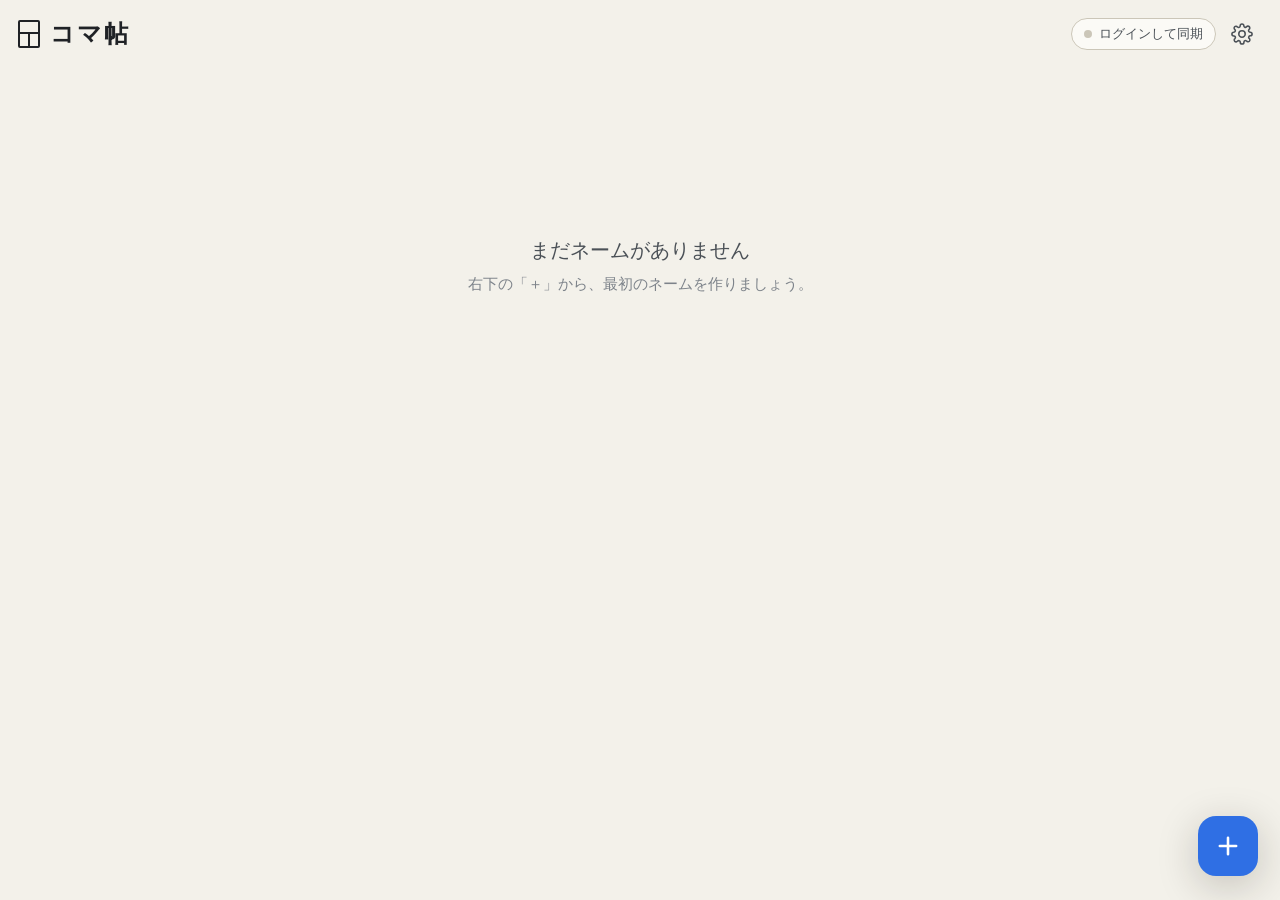
<file: index.html>
<!doctype html>
<html lang="ja">
<head>
<meta charset="utf-8">
<meta name="viewport" content="width=device-width, initial-scale=1, viewport-fit=cover, user-scalable=no">
<meta name="theme-color" content="#f3f1ea" media="(prefers-color-scheme: light)">
<meta name="theme-color" content="#1b1d20" media="(prefers-color-scheme: dark)">
<meta name="apple-mobile-web-app-capable" content="yes">
<meta name="mobile-web-app-capable" content="yes">
<meta name="apple-mobile-web-app-title" content="コマ帖">
<meta name="apple-mobile-web-app-status-bar-style" content="default">
<title>コマ帖</title>
<link rel="manifest" href="manifest.webmanifest">
<link rel="icon" href="icons/icon-192.png">
<link rel="apple-touch-icon" href="icons/apple-touch-icon.png">
<link rel="stylesheet" href="styles.css">
</head>
<body>
<div id="app">

  <!-- ===== 一覧 ===== -->
  <section id="home" class="view">
    <header class="homebar">
      <h1 class="logo"><span class="logo-mark" aria-hidden="true"></span>コマ帖</h1>
      <div class="homebar-actions">
        <button class="chip" id="syncChip" type="button"><span class="dot"></span><span class="label">同期</span></button>
        <button class="iconbtn" id="openSettings" type="button" aria-label="設定">
          <svg viewBox="0 0 24 24"><path d="M12 15.5a3.5 3.5 0 1 0 0-7 3.5 3.5 0 0 0 0 7Z"/><path d="M19.4 15a1.7 1.7 0 0 0 .3 1.8l.1.1a2 2 0 1 1-2.8 2.8l-.1-.1a1.7 1.7 0 0 0-1.8-.3 1.7 1.7 0 0 0-1 1.5V21a2 2 0 1 1-4 0v-.1a1.7 1.7 0 0 0-1.1-1.5 1.7 1.7 0 0 0-1.8.3l-.1.1a2 2 0 1 1-2.8-2.8l.1-.1a1.7 1.7 0 0 0 .3-1.8 1.7 1.7 0 0 0-1.5-1H3a2 2 0 1 1 0-4h.1a1.7 1.7 0 0 0 1.5-1.1 1.7 1.7 0 0 0-.3-1.8l-.1-.1a2 2 0 1 1 2.8-2.8l.1.1a1.7 1.7 0 0 0 1.8.3H9a1.7 1.7 0 0 0 1-1.5V3a2 2 0 1 1 4 0v.1a1.7 1.7 0 0 0 1 1.5 1.7 1.7 0 0 0 1.8-.3l.1-.1a2 2 0 1 1 2.8 2.8l-.1.1a1.7 1.7 0 0 0-.3 1.8V9a1.7 1.7 0 0 0 1.5 1H21a2 2 0 1 1 0 4h-.1a1.7 1.7 0 0 0-1.5 1Z"/></svg>
        </button>
      </div>
    </header>
    <main class="home-main">
      <div id="docList" class="doclist"></div>
      <div id="emptyHome" class="empty" hidden>
        <p class="empty-title">まだネームがありません</p>
        <p class="empty-sub">右下の「＋」から、最初のネームを作りましょう。</p>
      </div>
    </main>
    <button class="fab" id="newDoc" type="button" aria-label="新しいネーム">
      <svg viewBox="0 0 24 24"><path d="M12 5v14M5 12h14"/></svg>
    </button>
  </section>

  <!-- ===== 編集 ===== -->
  <section id="editor" class="view" hidden>
    <header class="topbar">
      <button class="iconbtn" id="backHome" type="button" aria-label="一覧へ">
        <svg viewBox="0 0 24 24"><path d="M15 18l-6-6 6-6"/></svg>
      </button>
      <button class="doc-title" id="docTitle" type="button"></button>
      <div class="topbar-right">
        <button class="pagebtn" id="pageLabel" type="button" aria-label="ページ一覧"></button>
        <button class="iconbtn ovbtn" id="toggleOverview" type="button" aria-label="8ページ表示" title="8ページ表示">
          <svg viewBox="0 0 24 24"><rect x="2.5" y="5" width="4.2" height="6" rx=".4"/><rect x="6.7" y="5" width="4.2" height="6" rx=".4"/><rect x="13.1" y="5" width="4.2" height="6" rx=".4"/><rect x="17.3" y="5" width="4.2" height="6" rx=".4"/><rect x="2.5" y="13" width="4.2" height="6" rx=".4"/><rect x="6.7" y="13" width="4.2" height="6" rx=".4"/><rect x="13.1" y="13" width="4.2" height="6" rx=".4"/><rect x="17.3" y="13" width="4.2" height="6" rx=".4"/></svg>
        </button>
        <button class="iconbtn" id="openScript" type="button" aria-label="セリフ一覧">
          <svg viewBox="0 0 24 24"><path d="M4 5h16v11H9l-5 4V5Z"/><path d="M8 9h8M8 12h5"/></svg>
        </button>
        <button class="iconbtn" id="openExport" type="button" aria-label="書き出し">
          <svg viewBox="0 0 24 24"><path d="M12 3v12M7 10l5 5 5-5"/><path d="M4 17v3h16v-3"/></svg>
        </button>
        <button class="iconbtn" id="openDocMenu" type="button" aria-label="ネームの設定">
          <svg viewBox="0 0 24 24"><circle cx="5" cy="12" r="1.3"/><circle cx="12" cy="12" r="1.3"/><circle cx="19" cy="12" r="1.3"/></svg>
        </button>
      </div>
    </header>

    <div id="stageWrap" class="stagewrap">
      <div id="stage" class="stage"></div>
    </div>

    <div id="toolOpts" class="toolopts"></div>

    <nav class="toolbar" aria-label="道具">
      <div class="tools" role="radiogroup">
        <button class="tool" data-tool="hand" type="button" aria-label="移動">
          <svg viewBox="0 0 24 24"><path d="M8 11V5.5a1.5 1.5 0 0 1 3 0V10m0-5.5a1.5 1.5 0 0 1 3 0V10m0-4a1.5 1.5 0 0 1 3 0v4m0-1.5a1.5 1.5 0 0 1 3 0V14a7 7 0 0 1-7 7h-1a6 6 0 0 1-4.8-2.4L3.6 14.3a1.5 1.5 0 0 1 2.3-1.9L8 14.5"/></svg>
          <span>移動</span>
        </button>
        <button class="tool" data-tool="select" type="button" aria-label="選択">
          <svg viewBox="0 0 24 24"><path d="M5 4.5c4.5-1.6 10-1 13 1.5 2.4 2 1.6 5.4-1.6 6.7" stroke-dasharray="2.4 2.2"/><path d="M9.5 9.5 19 13l-4 1.6-1.7 4.1z"/></svg>
          <span>選択</span>
        </button>
        <button class="tool" data-tool="pen" type="button" aria-label="ペン">
          <svg viewBox="0 0 24 24"><path d="M15.2 4.8l4 4L8 20H4v-4L15.2 4.8Z"/><path d="M13 7l4 4"/></svg>
          <span>ペン</span>
        </button>
        <button class="tool" data-tool="eraser" type="button" aria-label="消しゴム">
          <svg viewBox="0 0 24 24"><path d="M8.5 20H20M4.6 15.4l9.2-9.2a2 2 0 0 1 2.8 0l2.2 2.2a2 2 0 0 1 0 2.8l-8.4 8.4a2 2 0 0 1-1.4.6H6.8a2 2 0 0 1-1.4-.6l-.8-.8a2 2 0 0 1 0-2.8Z"/><path d="M9 11l5 5"/></svg>
          <span>消す</span>
        </button>
        <button class="tool" data-tool="panel" type="button" aria-label="コマ">
          <svg viewBox="0 0 24 24"><rect x="4" y="3.5" width="16" height="17" rx=".5"/><path d="M4 10h16M12 10v10.5"/></svg>
          <span>コマ</span>
        </button>
        <button class="tool" data-tool="text" type="button" aria-label="セリフ">
          <svg viewBox="0 0 24 24"><ellipse cx="12" cy="11" rx="8.5" ry="6.5"/><path d="M8.5 16.5 6 21l5-3.6"/><path d="M12 8v6"/></svg>
          <span>セリフ</span>
        </button>
      </div>
      <div class="toolbar-right">
        <button class="iconbtn" id="undo" type="button" aria-label="取り消し">
          <svg viewBox="0 0 24 24"><path d="M9 14 4 9l5-5"/><path d="M4 9h10.5a5.5 5.5 0 0 1 0 11H11"/></svg>
        </button>
        <button class="iconbtn" id="redo" type="button" aria-label="やり直し">
          <svg viewBox="0 0 24 24"><path d="m15 14 5-5-5-5"/><path d="M20 9H9.5a5.5 5.5 0 0 0 0 11H13"/></svg>
        </button>
        <span class="sep"></span>
        <button class="iconbtn" id="nextPage" type="button" aria-label="次のページ">
          <svg viewBox="0 0 24 24"><path d="M15 18l-6-6 6-6"/></svg>
        </button>
        <button class="iconbtn" id="prevPage" type="button" aria-label="前のページ">
          <svg viewBox="0 0 24 24"><path d="M9 18l6-6-6-6"/></svg>
        </button>
      </div>
    </nav>
  </section>

  <!-- ===== 引き出し・シート ===== -->
  <div id="scrim" class="scrim" hidden></div>

  <aside id="pagesDrawer" class="sheet" hidden aria-label="ページ一覧">
    <div class="sheet-head">
      <h2>ページ</h2>
      <span class="sheet-note" id="pagesNote"></span>
      <button class="iconbtn close" type="button" data-close aria-label="閉じる"><svg viewBox="0 0 24 24"><path d="M6 6l12 12M18 6 6 18"/></svg></button>
    </div>
    <div class="sheet-body">
      <div id="pageGrid" class="pagegrid"></div>
    </div>
  </aside>

  <aside id="scriptDrawer" class="sheet sheet-tall" hidden aria-label="セリフ一覧">
    <div class="sheet-head">
      <h2>セリフ</h2>
      <button class="btn small" id="copyAll" type="button">全部コピー</button>
      <button class="iconbtn close" type="button" data-close aria-label="閉じる"><svg viewBox="0 0 24 24"><path d="M6 6l12 12M18 6 6 18"/></svg></button>
    </div>
    <p class="sheet-hint">番号は読む順です。「コピー」したテキストは、クリスタのストーリーエディターのページ欄にそのまま貼れます。</p>
    <div class="sheet-body" id="scriptBody"></div>
  </aside>

  <aside id="exportSheet" class="sheet" hidden aria-label="書き出し">
    <div class="sheet-head">
      <h2>書き出し</h2>
      <button class="iconbtn close" type="button" data-close aria-label="閉じる"><svg viewBox="0 0 24 24"><path d="M6 6l12 12M18 6 6 18"/></svg></button>
    </div>
    <div class="sheet-body" id="exportBody"></div>
  </aside>

  <aside id="settingsSheet" class="sheet" hidden aria-label="設定">
    <div class="sheet-head">
      <h2>設定</h2>
      <button class="iconbtn close" type="button" data-close aria-label="閉じる"><svg viewBox="0 0 24 24"><path d="M6 6l12 12M18 6 6 18"/></svg></button>
    </div>
    <div class="sheet-body" id="settingsBody"></div>
  </aside>

  <div id="modal" class="modal" hidden role="dialog" aria-modal="true">
    <div class="modal-card" id="modalCard"></div>
  </div>

  <div id="toast" class="toast" hidden></div>
  <input type="file" id="importFile" accept=".json,.komacho,application/json" hidden>
</div>

<script src="config.js"></script>
<script src="js/model.js"></script>
<script src="js/store.js"></script>
<script src="js/exporter.js"></script>
<script src="js/drive.js"></script>
<script src="js/app.js"></script>
</body>
</html>
</file>
<file: styles.css>
/* コマ帖 — 机の上の原稿用紙と、水色の鉛筆 */
:root {
  --desk: #f3f1ea;
  --desk-2: #e9e6dc;
  --surface: #fbfaf6;
  --paper: #ffffff;
  --ink: #1f2226;
  --ink-2: #4b5157;
  --muted: #7d838a;
  --line: #dcd8cc;
  --line-2: #cbc6b8;
  --blue: #2f6fe4;
  --blue-ink: #1d56c0;
  --blue-soft: #e4edfc;
  --vermilion: #d2462e;
  --ok: #2f8f5b;
  --shadow: 0 1px 2px rgba(40, 34, 20, .08), 0 6px 18px rgba(40, 34, 20, .08);
  --shadow-lg: 0 10px 40px rgba(30, 26, 16, .22);
  --r: 12px;
  --ui: "Hiragino Sans", "Yu Gothic UI", "Yu Gothic", "YuGothic", "BIZ UDGothic", "Noto Sans CJK JP", "Noto Sans JP", system-ui, sans-serif;
  --mincho: "Hiragino Mincho ProN", "Yu Mincho", "YuMincho", "Noto Serif CJK JP", "Noto Serif JP", serif;
  --safe-b: env(safe-area-inset-bottom, 0px);
  --safe-t: env(safe-area-inset-top, 0px);
  color-scheme: light;
}
@media (prefers-color-scheme: dark) {
  :root:not([data-theme="light"]) {
    --desk: #1b1d20; --desk-2: #23262a; --surface: #25282c; --paper: #ffffff;
    --ink: #eceae4; --ink-2: #c3c1ba; --muted: #8f949a; --line: #34383d; --line-2: #464b51;
    --blue: #6a9cf5; --blue-ink: #8fb4f7; --blue-soft: #263247; --vermilion: #ef6e57;
    --shadow: 0 1px 2px rgba(0,0,0,.3), 0 6px 18px rgba(0,0,0,.25);
    color-scheme: dark;
  }
}
:root[data-theme="dark"] {
  --desk: #1b1d20; --desk-2: #23262a; --surface: #25282c; --paper: #ffffff;
  --ink: #eceae4; --ink-2: #c3c1ba; --muted: #8f949a; --line: #34383d; --line-2: #464b51;
  --blue: #6a9cf5; --blue-ink: #8fb4f7; --blue-soft: #263247; --vermilion: #ef6e57;
  color-scheme: dark;
}

* { box-sizing: border-box; }
html, body { height: 100%; margin: 0; }
body {
  background: var(--desk);
  color: var(--ink);
  font-family: var(--ui);
  font-size: 15px;
  line-height: 1.6;
  -webkit-font-smoothing: antialiased;
  -webkit-tap-highlight-color: transparent;
  overscroll-behavior: none;
}
button { font: inherit; color: inherit; }
[hidden] { display: none !important; }
svg { width: 22px; height: 22px; fill: none; stroke: currentColor; stroke-width: 1.7; stroke-linecap: round; stroke-linejoin: round; }

#app { height: 100%; }
.view { position: fixed; inset: 0; display: flex; flex-direction: column; }

/* ---------- 共通の部品 ---------- */
.iconbtn {
  display: inline-grid; place-items: center;
  width: 40px; height: 40px; border: 0; border-radius: 10px;
  background: transparent; cursor: pointer; color: var(--ink-2);
}
.iconbtn:hover { background: var(--desk-2); }
.iconbtn:active { transform: scale(.94); }
.iconbtn:disabled { opacity: .35; pointer-events: none; }

.btn {
  display: inline-flex; align-items: center; justify-content: center; gap: 6px;
  min-height: 40px; padding: 0 16px; border-radius: 10px;
  border: 1px solid var(--line-2); background: var(--surface); cursor: pointer;
  font-weight: 600; font-size: 14px; white-space: nowrap;
}
.btn:hover { border-color: var(--muted); }
.btn.primary { background: var(--blue); border-color: var(--blue); color: #fff; }
.btn.primary:hover { background: var(--blue-ink); }
.btn.danger { color: var(--vermilion); }
.btn.small { min-height: 32px; padding: 0 12px; font-size: 13px; border-radius: 8px; }
.btn.block { width: 100%; }
.btn:disabled { opacity: .45; pointer-events: none; }

.chip {
  display: inline-flex; align-items: center; gap: 7px;
  height: 32px; padding: 0 12px; border-radius: 99px;
  border: 1px solid var(--line-2); background: var(--surface); cursor: pointer;
  font-size: 13px; color: var(--ink-2);
}
.chip .dot { width: 8px; height: 8px; border-radius: 50%; background: var(--line-2); }
.chip.on .dot { background: var(--ok); }
.chip.busy .dot { background: var(--blue); animation: pulse 1s infinite; }
.chip.err .dot { background: var(--vermilion); }
@keyframes pulse { 50% { opacity: .3; } }

.seg { display: inline-flex; border: 1px solid var(--line-2); border-radius: 10px; overflow: hidden; background: var(--surface); }
.seg button { border: 0; background: transparent; padding: 6px 14px; cursor: pointer; font-size: 14px; color: var(--ink-2); min-height: 36px; }
.seg button + button { border-left: 1px solid var(--line-2); }
.seg button[aria-pressed="true"] { background: var(--blue); color: #fff; }

/* ---------- 一覧 ---------- */
.homebar {
  display: flex; align-items: center; justify-content: space-between;
  padding: calc(14px + var(--safe-t)) 18px 10px;
}
.logo { margin: 0; font-family: var(--mincho); font-weight: 600; font-size: 24px; letter-spacing: .08em; display: flex; align-items: center; gap: 10px; }
.logo-mark {
  width: 22px; height: 28px; border: 2px solid var(--ink); border-radius: 2px; position: relative;
  background: linear-gradient(var(--ink), var(--ink)) 0 45% / 100% 2px no-repeat,
              linear-gradient(var(--ink), var(--ink)) 50% 100% / 2px 55% no-repeat;
}
.homebar-actions { display: flex; align-items: center; gap: 6px; }
.home-main { flex: 1; overflow: auto; padding: 8px 18px calc(110px + var(--safe-b)); }
.doclist {
  display: grid; gap: 18px 16px;
  grid-template-columns: repeat(auto-fill, minmax(142px, 1fr));
  max-width: 1100px; margin: 0 auto;
}
.doccard { position: relative; cursor: pointer; border: 0; background: none; padding: 0; text-align: left; }
.doccard .thumb {
  aspect-ratio: 1000 / 1412; width: 100%; background: var(--paper); border-radius: 4px;
  box-shadow: var(--shadow); overflow: hidden; display: block; position: relative;
}
.doccard .thumb::after { /* 重ねた紙 */
  content: ""; position: absolute; inset: 0; border-radius: 4px;
  box-shadow: inset 0 0 0 1px rgba(0,0,0,.06);
}
.doccard img, .doccard canvas { width: 100%; height: 100%; display: block; }
.doccard .stack { position: absolute; left: 0; top: 0; width: 100%; aspect-ratio: 1000 / 1412; transform: translate(5px, 5px); background: var(--paper); border-radius: 4px; box-shadow: var(--shadow); z-index: -1; opacity: .7; }
.doccard .meta { padding: 8px 2px 0; }
.doccard .t { font-weight: 700; font-size: 14px; line-height: 1.4; display: -webkit-box; -webkit-line-clamp: 2; -webkit-box-orient: vertical; overflow: hidden; }
.doccard .s { font-size: 12px; color: var(--muted); margin-top: 2px; }
.doccard .more { position: absolute; right: 4px; top: 4px; width: 32px; height: 32px; border-radius: 8px; background: rgba(255,255,255,.88); color: #444; box-shadow: 0 1px 3px rgba(0,0,0,.15); }
.empty { text-align: center; padding: 18vh 20px; color: var(--muted); }
.empty-title { font-family: var(--mincho); font-size: 20px; color: var(--ink-2); margin: 0 0 6px; }
.empty-sub { margin: 0; }
.fab {
  position: fixed; right: 22px; bottom: calc(24px + var(--safe-b));
  width: 60px; height: 60px; border-radius: 18px; border: 0;
  background: var(--blue); color: #fff; box-shadow: var(--shadow-lg); cursor: pointer;
  display: grid; place-items: center;
}
.fab svg { width: 28px; height: 28px; stroke-width: 2.2; }
.fab:active { transform: scale(.95); }

/* ---------- 編集 ---------- */
.topbar {
  display: flex; align-items: center; gap: 4px;
  padding: calc(6px + var(--safe-t)) 6px 6px;
  background: var(--surface); border-bottom: 1px solid var(--line);
  position: relative; z-index: 3;
}
.doc-title {
  flex: 1; min-width: 0; border: 0; background: none; text-align: left; cursor: pointer;
  font-weight: 700; font-size: 15px; padding: 6px 4px;
  overflow: hidden; text-overflow: ellipsis; white-space: nowrap;
}
.topbar-right { display: flex; align-items: center; gap: 0; }
.pagebtn {
  border: 1px solid var(--line-2); background: var(--desk); border-radius: 99px;
  height: 32px; padding: 0 12px; margin-right: 4px; cursor: pointer;
  font-size: 13px; font-variant-numeric: tabular-nums; color: var(--ink-2); white-space: nowrap;
}
.pagebtn b { color: var(--ink); }
.pagebtn .mekuri { color: var(--vermilion); font-weight: 700; margin-left: 4px; }

.stagewrap {
  flex: 1; position: relative; overflow: hidden; touch-action: none;
  background:
    radial-gradient(circle at 1px 1px, rgba(0,0,0,.06) 1px, transparent 1.2px) 0 0 / 18px 18px,
    var(--desk);
  cursor: crosshair;
}
.stagewrap[data-tool="hand"] { cursor: grab; }
.stagewrap.panning { cursor: grabbing; }
.stage { position: absolute; left: 0; top: 0; transform-origin: 0 0; display: flex; flex-direction: column; }
.pagebox { position: relative; background: var(--paper); box-shadow: var(--shadow); }
.pagebox + .pagebox { box-shadow: var(--shadow), inset 1px 0 0 rgba(0,0,0,.12); }
.pagebox.blank { background: transparent; box-shadow: none; }
.pagebox.inactive { cursor: pointer; }
.pagebox.inactive::after { content: ""; position: absolute; inset: 0; background: rgba(243,241,234,.38); }
.pagebox canvas { position: absolute; inset: 0; width: 100%; height: 100%; display: block; }
.pagebox .pnum {
  position: absolute; bottom: -26px; font-size: 12px; color: var(--muted); font-variant-numeric: tabular-nums;
  left: 0; right: 0; text-align: center; pointer-events: none;
}
.pagebox .pnum .mekuri { color: var(--vermilion); font-weight: 700; }

.toolopts {
  min-height: 0; background: var(--surface); border-top: 1px solid var(--line);
  display: flex; align-items: center; gap: 8px; padding: 0 10px;
  overflow-x: auto; scrollbar-width: none;
}
.toolopts:empty { display: none; }
.toolopts::-webkit-scrollbar { display: none; }
.toolopts > * { flex: none; }
.toolopts { height: 52px; }
.opt-label { font-size: 12px; color: var(--muted); margin-right: -2px; }
.swatch { width: 30px; height: 30px; border-radius: 50%; border: 2px solid var(--surface); box-shadow: 0 0 0 1px var(--line-2); cursor: pointer; padding: 0; }
.swatch[aria-pressed="true"] { box-shadow: 0 0 0 2px var(--blue); }
.sizebtn { width: 36px; height: 36px; border-radius: 9px; border: 1px solid var(--line-2); background: var(--surface); display: grid; place-items: center; cursor: pointer; padding: 0; }
.sizebtn i { display: block; border-radius: 50%; background: var(--ink); }
.sizebtn[aria-pressed="true"] { border-color: var(--blue); background: var(--blue-soft); }
.vsep { width: 1px; height: 26px; background: var(--line); }
.unplaced { max-width: 160px; overflow: hidden; text-overflow: ellipsis; white-space: nowrap; font-family: var(--mincho); }
.unplaced[aria-pressed="true"] { background: var(--blue); color: #fff; border-color: var(--blue); }
.opt-msg { font-size: 13px; color: var(--ink-2); }

.toolbar {
  display: flex; align-items: center; justify-content: space-between; gap: 4px;
  background: var(--surface); border-top: 1px solid var(--line);
  padding: 4px 6px calc(4px + var(--safe-b));
}
.tools { display: flex; gap: 2px; }
.tool {
  display: flex; flex-direction: column; align-items: center; justify-content: center; gap: 0;
  width: 54px; height: 52px; border: 0; border-radius: 12px; background: transparent; cursor: pointer;
  color: var(--ink-2); font-size: 10.5px; line-height: 1.2;
}
.tool svg { width: 23px; height: 23px; }
.tool[aria-checked="true"] { background: var(--blue-soft); color: var(--blue-ink); font-weight: 700; }
.toolbar-right { display: flex; align-items: center; }
.sep { width: 1px; height: 26px; background: var(--line); margin: 0 4px; }
@media (max-width: 420px) {
  .toolbar { padding-left: 2px; padding-right: 2px; gap: 0; }
  .tool { width: 40px; font-size: 10px; }
  .toolbar-right .iconbtn { width: 33px; }
  .sep { margin: 0 2px; }
}

/* ---------- シート ---------- */
.scrim { position: fixed; inset: 0; background: rgba(20, 18, 12, .32); z-index: 20; }
.sheet {
  position: fixed; z-index: 21; left: 0; right: 0; bottom: 0;
  max-height: 78vh; display: flex; flex-direction: column;
  background: var(--surface); border-radius: 18px 18px 0 0; box-shadow: var(--shadow-lg);
  padding-bottom: var(--safe-b);
  animation: up .18s ease-out;
}
.sheet-tall { max-height: 88vh; }
@keyframes up { from { transform: translateY(24px); opacity: 0; } }
@media (min-width: 820px) {
  .sheet { left: auto; top: 0; bottom: 0; width: 420px; max-height: none; border-radius: 0; animation: side .18s ease-out; }
  @keyframes side { from { transform: translateX(24px); opacity: 0; } }
}
.sheet-head { display: flex; align-items: center; gap: 8px; padding: 12px 10px 8px 18px; border-bottom: 1px solid var(--line); }
.sheet-head h2 { margin: 0; font-size: 17px; flex: 1; }
.sheet-note { font-size: 12px; color: var(--muted); }
.sheet-hint { margin: 0; padding: 8px 18px; font-size: 12px; color: var(--muted); border-bottom: 1px solid var(--line); }
.sheet-body { overflow: auto; padding: 14px 18px 24px; flex: 1; }

/* ページ一覧 */
.pagegrid { display: grid; grid-template-columns: repeat(auto-fill, minmax(96px, 1fr)); gap: 16px 12px; direction: rtl; }
.pagegrid > * { direction: ltr; }
.pthumb { border: 0; background: none; padding: 0; cursor: pointer; text-align: center; position: relative; }
.pthumb canvas { width: 100%; aspect-ratio: 1000/1412; display: block; background: #fff; border-radius: 3px; box-shadow: var(--shadow); }
.pthumb.active canvas { outline: 3px solid var(--blue); outline-offset: 2px; }
.pthumb .n { font-size: 12px; color: var(--muted); font-variant-numeric: tabular-nums; }
.pthumb .n .mekuri { color: var(--vermilion); font-weight: 700; }
.pthumb .pm { position: absolute; top: 3px; right: 3px; width: 28px; height: 28px; border-radius: 7px; background: rgba(255,255,255,.9); color: #444; box-shadow: 0 1px 3px rgba(0,0,0,.18); }
.addpage { aspect-ratio: 1000/1412; border: 2px dashed var(--line-2); border-radius: 4px; background: transparent; display: grid; place-items: center; color: var(--muted); cursor: pointer; font-size: 13px; }

/* セリフ一覧 */
.sp { margin-bottom: 22px; }
.sp.current .sp-head h3::before { content: ""; display: inline-block; width: 6px; height: 6px; border-radius: 50%; background: var(--blue); margin-right: 7px; vertical-align: middle; }
.sp-head { display: flex; align-items: center; gap: 6px; margin-bottom: 6px; }
.sp-head h3 { margin: 0; font-size: 14px; flex: 1; }
.sp-head .mekuri { color: var(--vermilion); font-size: 12px; margin-left: 4px; }
.sp-order { font-size: 12px; color: var(--muted); }
.line {
  display: grid; grid-template-columns: 26px 1fr auto; align-items: start; gap: 8px;
  padding: 8px 4px; border-bottom: 1px dashed var(--line);
}
.line .no { font-size: 12px; font-weight: 700; color: var(--blue-ink); text-align: right; padding-top: 3px; font-variant-numeric: tabular-nums; }
.line .txt { font-family: var(--mincho); font-size: 15px; white-space: pre-wrap; word-break: break-all; cursor: pointer; min-height: 1.6em; }
.line .txt.emptytxt { color: var(--muted); }
.line .kind { display: inline-block; font-family: var(--ui); font-size: 10.5px; padding: 0 6px; border-radius: 5px; background: var(--desk-2); color: var(--ink-2); margin-right: 6px; vertical-align: 2px; }
.line .kind.sfx { background: #f6e3dc; color: #a33d27; }
.line .kind.mono { background: #e5ecf3; color: #3d5a7a; }
.line .kind.unp { background: #fdf1cf; color: #8a6200; }
.line .ctl { display: flex; gap: 2px; }
.line .ctl .iconbtn { width: 30px; height: 30px; }
.line .ctl svg { width: 18px; height: 18px; }
.quickadd { display: flex; gap: 8px; margin-top: 8px; align-items: flex-end; }
.quickadd textarea { flex: 1; min-height: 42px; }
textarea, input[type="text"], input[type="number"], select {
  font: inherit; color: var(--ink); background: var(--paper);
  border: 1px solid var(--line-2); border-radius: 10px; padding: 9px 12px; width: 100%;
}
:root[data-theme="dark"] textarea, :root[data-theme="dark"] input[type="text"] { color: #1f2226; }
@media (prefers-color-scheme: dark) { :root:not([data-theme="light"]) textarea, :root:not([data-theme="light"]) input[type="text"], :root:not([data-theme="light"]) input[type="number"] { color: #1f2226; } }
textarea:focus, input:focus { outline: 2px solid var(--blue); outline-offset: -1px; border-color: transparent; }

/* 設定・書き出し */
.group { margin-bottom: 22px; }
.group h3 { font-size: 12px; letter-spacing: .06em; color: var(--muted); margin: 0 0 8px; font-weight: 700; }
.row { display: flex; align-items: center; justify-content: space-between; gap: 12px; padding: 10px 0; border-bottom: 1px solid var(--line); }
.row:last-child { border-bottom: 0; }
.row .lbl { font-size: 14px; }
.row .sub { font-size: 12px; color: var(--muted); display: block; line-height: 1.5; }
.card { background: var(--paper); border: 1px solid var(--line); border-radius: var(--r); padding: 4px 14px; }
:root[data-theme="dark"] .card { background: var(--desk-2); }
@media (prefers-color-scheme: dark) { :root:not([data-theme="light"]) .card { background: var(--desk-2); } }
.actions { display: grid; gap: 8px; }
.switch { position: relative; width: 46px; height: 28px; flex: none; }
.switch input { position: absolute; opacity: 0; inset: 0; margin: 0; cursor: pointer; z-index: 1; }
.switch span { position: absolute; inset: 0; border-radius: 99px; background: var(--line-2); transition: .15s; }
.switch span::after { content: ""; position: absolute; top: 3px; left: 3px; width: 22px; height: 22px; border-radius: 50%; background: #fff; transition: .15s; box-shadow: 0 1px 2px rgba(0,0,0,.25); }
.switch input:checked + span { background: var(--blue); }
.switch input:checked + span::after { transform: translateX(18px); }
.note { font-size: 12px; color: var(--muted); margin: 6px 0 0; line-height: 1.6; }
.err { color: var(--vermilion); font-size: 13px; }
.preview {
  font-family: var(--mincho); font-size: 13px; white-space: pre-wrap; background: var(--paper); color: #222;
  border: 1px solid var(--line); border-radius: 10px; padding: 10px 12px; max-height: 160px; overflow: auto; margin: 8px 0 0;
}

/* モーダル */
.modal { position: fixed; inset: 0; z-index: 40; display: grid; place-items: center; background: rgba(20,18,12,.36); padding: 16px; }
.modal-card {
  width: min(460px, 100%); background: var(--surface); border-radius: 16px; box-shadow: var(--shadow-lg);
  padding: 18px; max-height: calc(100vh - 32px); overflow: auto;
}
.modal-card h2 { margin: 0 0 12px; font-size: 17px; }
.modal-card .field { margin-bottom: 14px; }
.modal-card label.fl { display: block; font-size: 12px; color: var(--muted); margin-bottom: 4px; font-weight: 700; }
.modal-foot { display: flex; gap: 8px; justify-content: flex-end; margin-top: 14px; flex-wrap: wrap; }
.modal-foot .grow { flex: 1; }
.menu { display: grid; gap: 2px; }
.menu button { text-align: left; border: 0; background: none; padding: 12px 10px; border-radius: 10px; cursor: pointer; font-size: 15px; }
.menu button:hover { background: var(--desk-2); }
.menu button.danger { color: var(--vermilion); }
.tplgrid { display: grid; grid-template-columns: repeat(auto-fill, minmax(78px, 1fr)); gap: 10px; }
.tplbtn { border: 1px solid var(--line-2); background: var(--surface); border-radius: 10px; padding: 8px 6px 4px; cursor: pointer; font-size: 11.5px; color: var(--ink-2); }
.tplbtn canvas { width: 100%; aspect-ratio: 1000/1412; display: block; background: #fff; border-radius: 2px; }
.tplbtn[aria-pressed="true"] { border-color: var(--blue); box-shadow: 0 0 0 2px var(--blue); }
.editor-text { font-family: var(--mincho); font-size: 17px; min-height: 130px; resize: vertical; line-height: 1.7; }
.kinds { display: flex; gap: 8px; flex-wrap: wrap; }

.toast {
  position: fixed; left: 50%; bottom: calc(130px + var(--safe-b)); transform: translateX(-50%);
  background: #26282b; color: #fff; padding: 10px 16px; border-radius: 12px; font-size: 14px;
  z-index: 60; box-shadow: var(--shadow-lg); max-width: calc(100% - 32px); text-align: center;
}

.paneldel {
  position: absolute; z-index: 2; width: 34px; height: 34px; border-radius: 50%;
  border: 2px solid #fff; background: var(--vermilion); color: #fff; cursor: pointer;
  display: grid; place-items: center; padding: 0; box-shadow: 0 2px 8px rgba(0,0,0,.25);
  transform-origin: center;
}
.paneldel svg { width: 18px; height: 18px; stroke-width: 2.6; }

.modal-card .seg { flex-wrap: wrap; }
.line .kind.shout { background: #fbe4d5; color: #9a3b12; }
.line .kind.flash { background: #ece6f6; color: #5a3f8a; }

.namefield { display: flex; align-items: center; gap: 6px; }
.namefield input { flex: 1; min-width: 0; }
.namefield .ext { color: var(--muted); font-size: 14px; white-space: nowrap; }

.pagerow { display: flex; justify-content: center; }
.pagerow:last-child { margin-bottom: 0 !important; }
.pagepair { display: flex; }
.stage.ov .pagebox .pnum { bottom: -22px; font-size: 11px; }
.stage.ov .pagebox.current { outline: 2px solid var(--blue); outline-offset: 1px; z-index: 1; }
.ovbtn[aria-pressed="true"] { background: var(--blue-soft); color: var(--blue-ink); }
@media (max-width: 420px) { .topbar .iconbtn { width: 34px; } .pagebtn { padding: 0 9px; } }
.tool span { white-space: nowrap; letter-spacing: -.02em; }
a.btn { text-decoration: none; color: inherit; }
</file>
